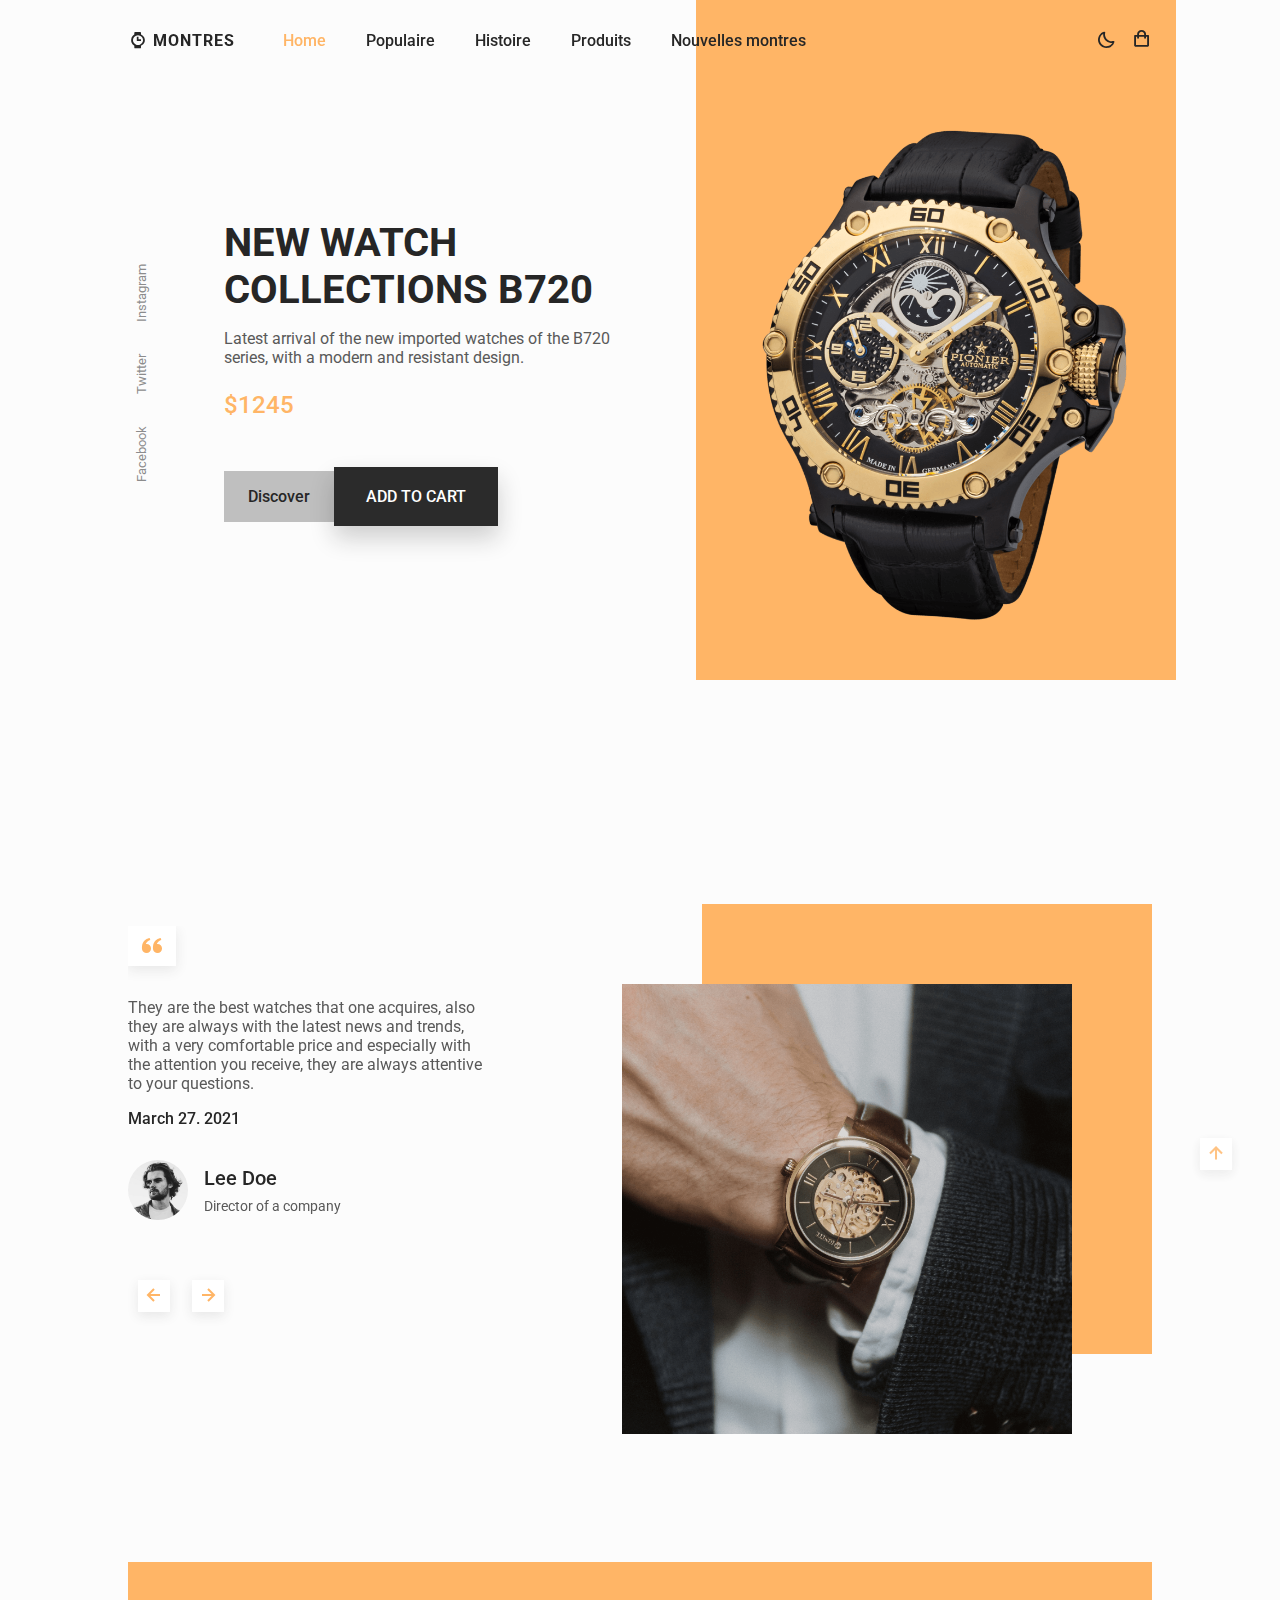
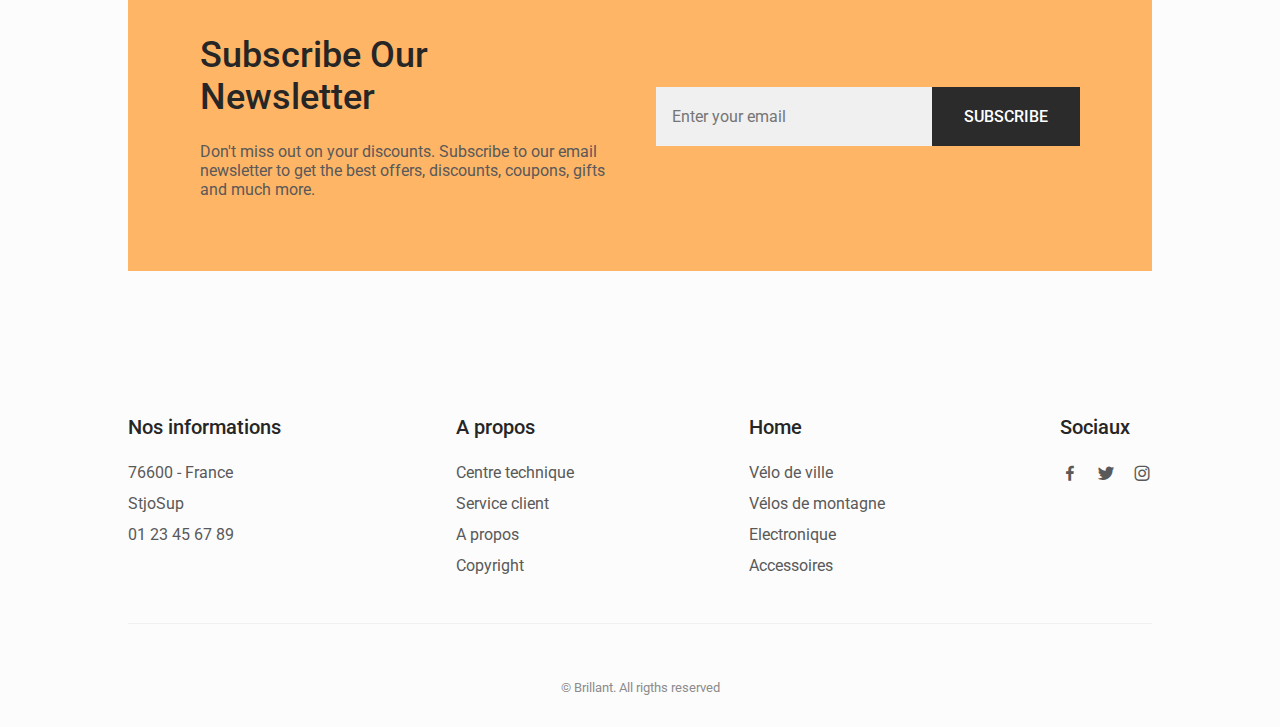
<file: index.html>
<!DOCTYPE html>
    <html lang="fr">
    <head>
        <meta charset="UTF-8">
        <meta name="viewport" content="width=device-width, initial-scale=1.0">

        <!--=============== FAVICON ===============-->
        <link rel="shortcut icon" href="assets/img/favicon.png" type="image/x-icon">

        <!--=============== BOXICONS ===============-->
        <link rel="stylesheet" href="https://cdn.jsdelivr.net/npm/boxicons@latest/css/boxicons.min.css">

        <!--=============== SWIPER CSS ===============--> 
        <link rel="stylesheet" href="assets/css/swiper-bundle.min.css">

        <!--=============== CSS ===============-->
        <link rel="stylesheet" href="assets/css/styles.css">

        <title>Montres Marchandes</title>
    </head>
    <body>
        <!--==================== HEADER ====================-->
        <header class="header" id="header">
            <nav class="nav container">
                <a href="#" class="nav__logo">
                    <i class='bx bxs-watch nav__logo-icon'></i> Montres
                </a>

                <div class="nav__menu" id="nav-menu">
                    <ul class="nav__list">
                        <li class="nav__item">
                            <a href="index.html" class="nav__link active-link">Home</a>
                        </li>
                        <li class="nav__item">
                            <a href="featured.html" class="nav__link">Populaire</a>
                        </li>
                        <li class="nav__item">
                            <a href="story.html" class="nav__link">Histoire</a>
                        </li>
                        <li class="nav__item">
                            <a href="product.html" class="nav__link">Produits</a>
                        </li>
                        <li class="nav__item">
                            <a href="new.html" class="nav__link">Nouvelles montres</a>
                        </li>
                    </ul>

                    <div class="nav__close" id="nav-close">
                        <i class='bx bx-x' ></i>
                    </div>
                </div>

                <div class="nav__btns">
                    <!-- Bouton de changement de theme -->
                    <i class='bx bx-moon change-theme' id="theme-button"></i>

                    <div class="nav__shop" id="cart-shop">
                        <i class='bx bx-shopping-bag' ></i>
                    </div>

                    <div class="nav__toggle" id="nav-toggle">
                        <i class='bx bx-grid-alt' ></i>
                    </div>
                </div>
            </nav>
        </header>

        <!--==================== CART ====================-->
        <div class="cart" id="cart">
            <i class='bx bx-x cart__close' id="cart-close"></i>

            <h2 class="cart__title-center">Mon panier</h2>

            <div class="cart__container">
                <article class="cart__card">
                    <div class="cart__box">
                        <img src="assets/img/featured1.png" alt="" class="cart__img">
                    </div>

                    <div class="cart__details">
                        <h3 class="cart__title">Jazzmaster</h3>
                        <span class="cart__price">$1050</span>

                        <div class="cart__amount">
                            <div class="cart__amount-content">
                                <span class="cart__amount-box">
                                    <i class='bx bx-minus' ></i>
                                </span>

                                <span class="cart__amount-number">1</span>

                                <span class="cart__amount-box">
                                    <i class='bx bx-plus' ></i>
                                </span>
                            </div>

                            <i class='bx bx-trash-alt cart__amount-trash' ></i>
                        </div>
                    </div>
                </article>
                
                <article class="cart__card">
                    <div class="cart__box">
                        <img src="assets/img/featured3.png" alt="" class="cart__img">
                    </div>

                    <div class="cart__details">
                        <h3 class="cart__title">Rose Gold</h3>
                        <span class="cart__price">$850</span>

                        <div class="cart__amount">
                            <div class="cart__amount-content">
                                <span class="cart__amount-box">
                                    <i class='bx bx-minus' ></i>
                                </span>

                                <span class="cart__amount-number">1</span>

                                <span class="cart__amount-box">
                                    <i class='bx bx-plus' ></i>
                                </span>
                            </div>

                            <i class='bx bx-trash-alt cart__amount-trash' ></i>
                        </div>
                    </div>
                </article>

                <article class="cart__card">
                    <div class="cart__box">
                        <img src="assets/img/new1.png" alt="" class="cart__img">
                    </div>

                    <div class="cart__details">
                        <h3 class="cart__title">Longines Rose</h3>
                        <span class="cart__price">$980</span>

                        <div class="cart__amount">
                            <div class="cart__amount-content">
                                <span class="cart__amount-box">
                                    <i class='bx bx-minus' ></i>
                                </span>

                                <span class="cart__amount-number">1</span>

                                <span class="cart__amount-box">
                                    <i class='bx bx-plus' ></i>
                                </span>
                            </div>

                            <i class='bx bx-trash-alt cart__amount-trash' ></i>
                        </div>
                    </div>
                </article>
            </div>

            <div class="cart__prices">
                <span class="cart__prices-item">3 items</span>
                <span class="cart__prices-total">$2880</span>
            </div>
        </div>

        <!--==================== MAIN ====================-->
        <main class="main">
            <!--==================== HOME ====================-->
            <section class="home" id="home">
                <div class="home__container container grid">
                    <div class="home__img-bg">
                        <img src="assets/img/home.png" alt="" class="home__img">
                    </div>
    
                    <div class="home__social">
                        <a href="https://www.facebook.com/" target="_blank" class="home__social-link">
                            Facebook
                        </a>
                        <a href="https://twitter.com/" target="_blank" class="home__social-link">
                            Twitter
                        </a>
                        <a href="https://www.instagram.com/" target="_blank" class="home__social-link">
                            Instagram
                        </a>
                    </div>
    
                    <div class="home__data">
                        <h1 class="home__title">NEW WATCH <br> COLLECTIONS B720</h1>
                        <p class="home__description">
                            Latest arrival of the new imported watches of the B720 series, 
                            with a modern and resistant design.
                        </p>
                        <span class="home__price">$1245</span>

                        <div class="home__btns">
                            <a href="#" class="button button--gray button--small">
                                Discover
                            </a>

                            <button class="button home__button">ADD TO CART</button>
                        </div>
                    </div>
                </div>
            </section>
            <!--==================== PRODUCTS ====================-->


            <!--==================== TESTIMONIAL ====================-->
            <section class="testimonial section container">
                <div class="testimonial__container grid">
                    <div class="swiper testimonial-swiper">
                        <div class="swiper-wrapper">
                            <div class="testimonial__card swiper-slide">
                                <div class="testimonial__quote">
                                    <i class='bx bxs-quote-alt-left' ></i>
                                </div>
                                <p class="testimonial__description">
                                    They are the best watches that one acquires, also they are always with the latest 
                                    news and trends, with a very comfortable price and especially with the attention 
                                    you receive, they are always attentive to your questions.
                                </p>
                                <h3 class="testimonial__date">March 27. 2021</h3>
        
                                <div class="testimonial__perfil">
                                    <img src="assets/img/testimonial1.jpg" alt="" class="testimonial__perfil-img">
        
                                    <div class="testimonial__perfil-data">
                                        <span class="testimonial__perfil-name">Lee Doe</span>
                                        <span class="testimonial__perfil-detail">Director of a company</span>
                                    </div>
                                </div>
                            </div>

                            <div class="testimonial__card swiper-slide">
                                <div class="testimonial__quote">
                                    <i class='bx bxs-quote-alt-left' ></i>
                                </div>
                                <p class="testimonial__description">
                                    They are the best watches that one acquires, also they are always with the latest 
                                    news and trends, with a very comfortable price and especially with the attention 
                                    you receive, they are always attentive to your questions.
                                </p>
                                <h3 class="testimonial__date">March 27. 2021</h3>
        
                                <div class="testimonial__perfil">
                                    <img src="assets/img/testimonial2.jpg" alt="" class="testimonial__perfil-img">
        
                                    <div class="testimonial__perfil-data">
                                        <span class="testimonial__perfil-name">Samantha Mey</span>
                                        <span class="testimonial__perfil-detail">Director of a company</span>
                                    </div>
                                </div>
                            </div>

                            <div class="testimonial__card swiper-slide">
                                <div class="testimonial__quote">
                                    <i class='bx bxs-quote-alt-left' ></i>
                                </div>
                                <p class="testimonial__description">
                                    They are the best watches that one acquires, also they are always with the latest 
                                    news and trends, with a very comfortable price and especially with the attention 
                                    you receive, they are always attentive to your questions.
                                </p>
                                <h3 class="testimonial__date">March 27. 2021</h3>
        
                                <div class="testimonial__perfil">
                                    <img src="assets/img/testimonial3.jpg" alt="" class="testimonial__perfil-img">
        
                                    <div class="testimonial__perfil-data">
                                        <span class="testimonial__perfil-name">Raul Zaman</span>
                                        <span class="testimonial__perfil-detail">Director of a company</span>
                                    </div>
                                </div>
                            </div>
                        </div>
                        
                        <div class="swiper-button-next">
                            <i class='bx bx-right-arrow-alt' ></i>
                        </div>
                        <div class="swiper-button-prev">
                            <i class='bx bx-left-arrow-alt' ></i>
                        </div>
                    </div>

                    <div class="testimonial__images">
                        <div class="testimonial__square"></div>
                        <img src="assets/img/testimonial.png" alt="" class="testimonial__img">
                    </div>
                </div>
            </section>



            <!--==================== NEWSLETTER ====================-->
            <section class="newsletter section container">
                <div class="newsletter__bg grid">
                    <div>
                        <h2 class="newsletter__title">Subscribe Our <br> Newsletter</h2>
                        <p class="newsletter__description">
                            Don't miss out on your discounts. Subscribe to our email 
                            newsletter to get the best offers, discounts, coupons, 
                            gifts and much more.
                        </p>
                    </div>

                    <form action="" class="newsletter__subscribe">
                        <input type="email" placeholder="Enter your email" class="newsletter__input">
                        <button class="button">
                            SUBSCRIBE
                        </button>
                    </form>
                </div>
            </section>
        </main>

        <!--==================== FOOTER ====================-->
        <footer class="footer section">
            <div class="footer__container container grid">
                <div class="footer__content">
                    <h3 class="footer__title">Nos informations</h3>

                    <ul class="footer__list">
                        <li>76600 - France</li>
                        <li>StjoSup</li>
                        <li>01 23 45 67 89</li>
                    </ul>
                </div>
                <div class="footer__content">
                    <h3 class="footer__title">A propos</h3>

                    <ul class="footer__links">
                        <li>
                            <a href="#" class="footer__link">Centre technique</a>
                        </li>
                        <li>
                            <a href="#" class="footer__link">Service client</a>
                        </li>
                        <li>
                            <a href="#" class="footer__link">A propos</a>
                        </li>
                        <li>
                            <a href="#" class="footer__link">Copyright</a>
                        </li>
                    </ul>
                </div>

                <div class="footer__content">
                    <h3 class="footer__title">Home</h3>

                    <ul class="footer__links">
                        <li>
                            <a href="#" class="footer__link">Vélo de ville</a>
                        </li>
                        <li>
                            <a href="#" class="footer__link">Vélos de montagne</a>
                        </li>
                        <li>
                            <a href="#" class="footer__link">Electronique</a>
                        </li>
                        <li>
                            <a href="#" class="footer__link">Accessoires</a>
                        </li>
                    </ul>
                </div>

                <div class="footer__content">
                    <h3 class="footer__title">Sociaux</h3>

                    <ul class="footer__social">
                        <a href="https://www.facebook.com/" target="_blank" class="footer__social-link">
                            <i class='bx bxl-facebook'></i>
                        </a>

                        <a href="https://twitter.com/" target="_blank" class="footer__social-link">
                            <i class='bx bxl-twitter' ></i>
                        </a>

                        <a href="https://www.instagram.com/" target="_blank" class="footer__social-link">
                            <i class='bx bxl-instagram' ></i>
                        </a>
                    </ul>
                </div>
            </div>

            <span class="footer__copy">&#169; Brillant. All rigths reserved</span>
        </footer>

        <!--=============== SCROLL UP ===============-->
        <a href="#" class="scrollup" id="scroll-up"> 
            <i class='bx bx-up-arrow-alt scrollup__icon' ></i>
        </a>

        <!--=============== SWIPER JS ===============-->
        <script src="assets/js/swiper-bundle.min.js"></script>

        <!--=============== MAIN JS ===============-->
        <script src="assets/js/main.js"></script>
    </body>
</html>
</file>
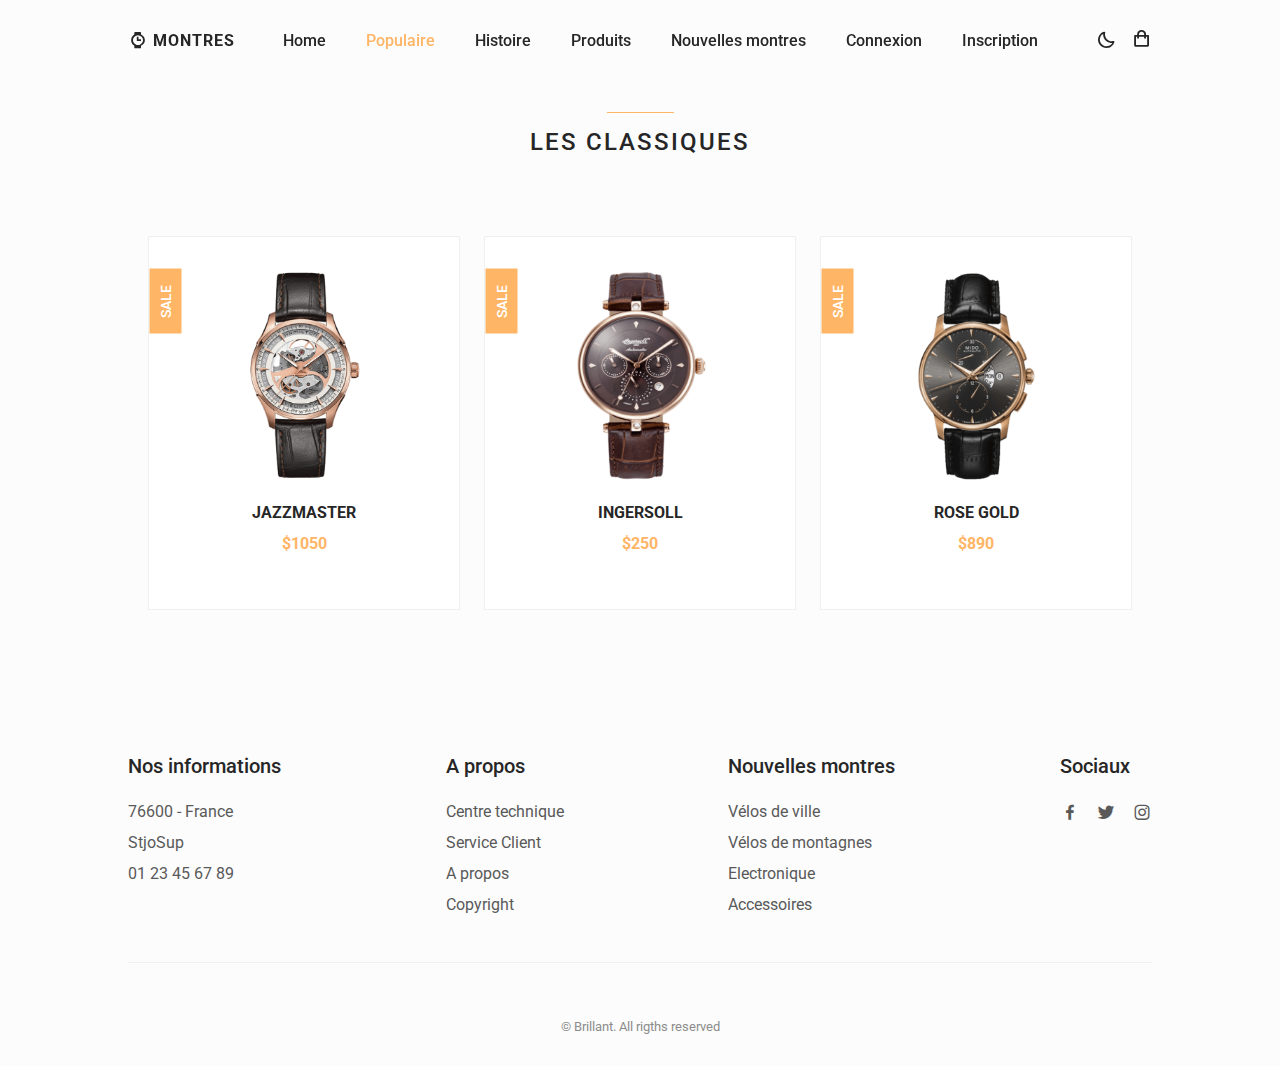
<file: featured.html>
<!DOCTYPE html>
<html lang="fr">
<head>
    <meta charset="UTF-8">
    <meta name="viewport" content="width=device-width, initial-scale=1.0">

    <!--=============== FAVICON ===============-->
    <link rel="shortcut icon" href="assets/img/favicon.png" type="image/x-icon">

    <!--=============== BOXICONS ===============-->
    <link rel="stylesheet" href="https://cdn.jsdelivr.net/npm/boxicons@latest/css/boxicons.min.css">

    <!--=============== SWIPER CSS ===============-->
    <link rel="stylesheet" href="assets/css/swiper-bundle.min.css">

    <!--=============== CSS ===============-->
    <link rel="stylesheet" href="assets/css/styles.css">

    <title>Montres Marchandes</title>
</head>
<body>
<header class="header" id="header">
    <nav class="nav container">
        <a href="#" class="nav__logo">
            <i class='bx bxs-watch nav__logo-icon'></i> Montres
        </a>

        <div class="nav__menu" id="nav-menu">
            <ul class="nav__list">
                <li class="nav__item">
                    <a href="index.php" class="nav__link">Home</a>
                </li>
                <li class="nav__item">
                    <a href="featured.html" class="nav__link active-link">Populaire</a>
                </li>
                <li class="nav__item">
                    <a href="story.html" class="nav__link">Histoire</a>
                </li>
                <li class="nav__item">
                    <a href="product.html" class="nav__link">Produits</a>
                </li>
                <li class="nav__item">
                    <a href="new.html" class="nav__link">Nouvelles montres</a>
                </li>
                <li class="nav__item">
                    <a href="connexion.php" class="nav__link">Connexion</a>
                </li>
                <li class="nav__item">
                    <a href="inscription.php" class="nav__link">Inscription</a>
                </li>
            </ul>

            <div class="nav__close" id="nav-close">
                <i class='bx bx-x' ></i>
            </div>
        </div>

        <div class="nav__btns">
            <!-- Theme change button -->
            <i class='bx bx-moon change-theme' id="theme-button"></i>

            <div class="nav__shop" id="cart-shop">
                <i class='bx bx-shopping-bag' ></i>
            </div>

            <div class="nav__toggle" id="nav-toggle">
                <i class='bx bx-grid-alt' ></i>
            </div>
        </div>
    </nav>
</header>
<section class="featured section container" id="featured">
    <h2 class="section__title">
        Les classiques
    </h2>

    <div class="featured__container grid">
        <article class="featured__card">
            <span class="featured__tag">Sale</span>

            <img src="assets/img/featured1.png" alt="" class="featured__img">

            <div class="featured__data">
                <h3 class="featured__title">Jazzmaster</h3>
                <span class="featured__price">$1050</span>
            </div>

            <button class="button featured__button">ADD TO CART</button>
        </article>

        <article class="featured__card">
            <span class="featured__tag">Sale</span>

            <img src="assets/img/featured2.png" alt="" class="featured__img">

            <div class="featured__data">
                <h3 class="featured__title">Ingersoll</h3>
                <span class="featured__price">$250</span>
            </div>

            <button class="button featured__button">ADD TO CART</button>
        </article>

        <article class="featured__card">
            <span class="featured__tag">Sale</span>

            <img src="assets/img/featured3.png" alt="" class="featured__img">

            <div class="featured__data">
                <h3 class="featured__title">Rose gold</h3>
                <span class="featured__price">$890</span>
            </div>

            <button class="button featured__button">ADD TO CART</button>
        </article>
    </div>
</section>
<footer class="footer section">
    <div class="footer__container container grid">
        <div class="footer__content">
            <h3 class="footer__title">Nos informations</h3>

            <ul class="footer__list">
                <li>76600 - France</li>
                <li>StjoSup</li>
                <li>01 23 45 67 89</li>
            </ul>
        </div>
        <div class="footer__content">
            <h3 class="footer__title">A propos</h3>

            <ul class="footer__links">
                <li>
                    <a href="#" class="footer__link">Centre technique</a>
                </li>
                <li>
                    <a href="#" class="footer__link">Service Client</a>
                </li>
                <li>
                    <a href="#" class="footer__link">A propos</a>
                </li>
                <li>
                    <a href="#" class="footer__link">Copyright</a>
                </li>
            </ul>
        </div>

        <div class="footer__content">
            <h3 class="footer__title">Nouvelles montres</h3>

            <ul class="footer__links">
                <li>
                    <a href="#" class="footer__link">Vélos de ville</a>
                </li>
                <li>
                    <a href="#" class="footer__link">Vélos de montagnes</a>
                </li>
                <li>
                    <a href="#" class="footer__link">Electronique</a>
                </li>
                <li>
                    <a href="#" class="footer__link">Accessoires</a>
                </li>
            </ul>
        </div>

        <div class="footer__content">
            <h3 class="footer__title">Sociaux</h3>

            <ul class="footer__social">
                <a href="https://www.facebook.com/" target="_blank" class="footer__social-link">
                    <i class='bx bxl-facebook'></i>
                </a>

                <a href="https://twitter.com/" target="_blank" class="footer__social-link">
                    <i class='bx bxl-twitter' ></i>
                </a>

                <a href="https://www.instagram.com/" target="_blank" class="footer__social-link">
                    <i class='bx bxl-instagram' ></i>
                </a>
            </ul>
        </div>
    </div>

    <span class="footer__copy">&#169; Brillant. All rigths reserved</span>
</footer>

<!--=============== SCROLL UP ===============-->
<a href="#" class="scrollup" id="scroll-up">
    <i class='bx bx-up-arrow-alt scrollup__icon' ></i>
</a>

<!--=============== SWIPER JS ===============-->
<script src="assets/js/swiper-bundle.min.js"></script>

<!--=============== MAIN JS ===============-->
<script src="assets/js/main.js"></script>
</body>
</html>
</file>
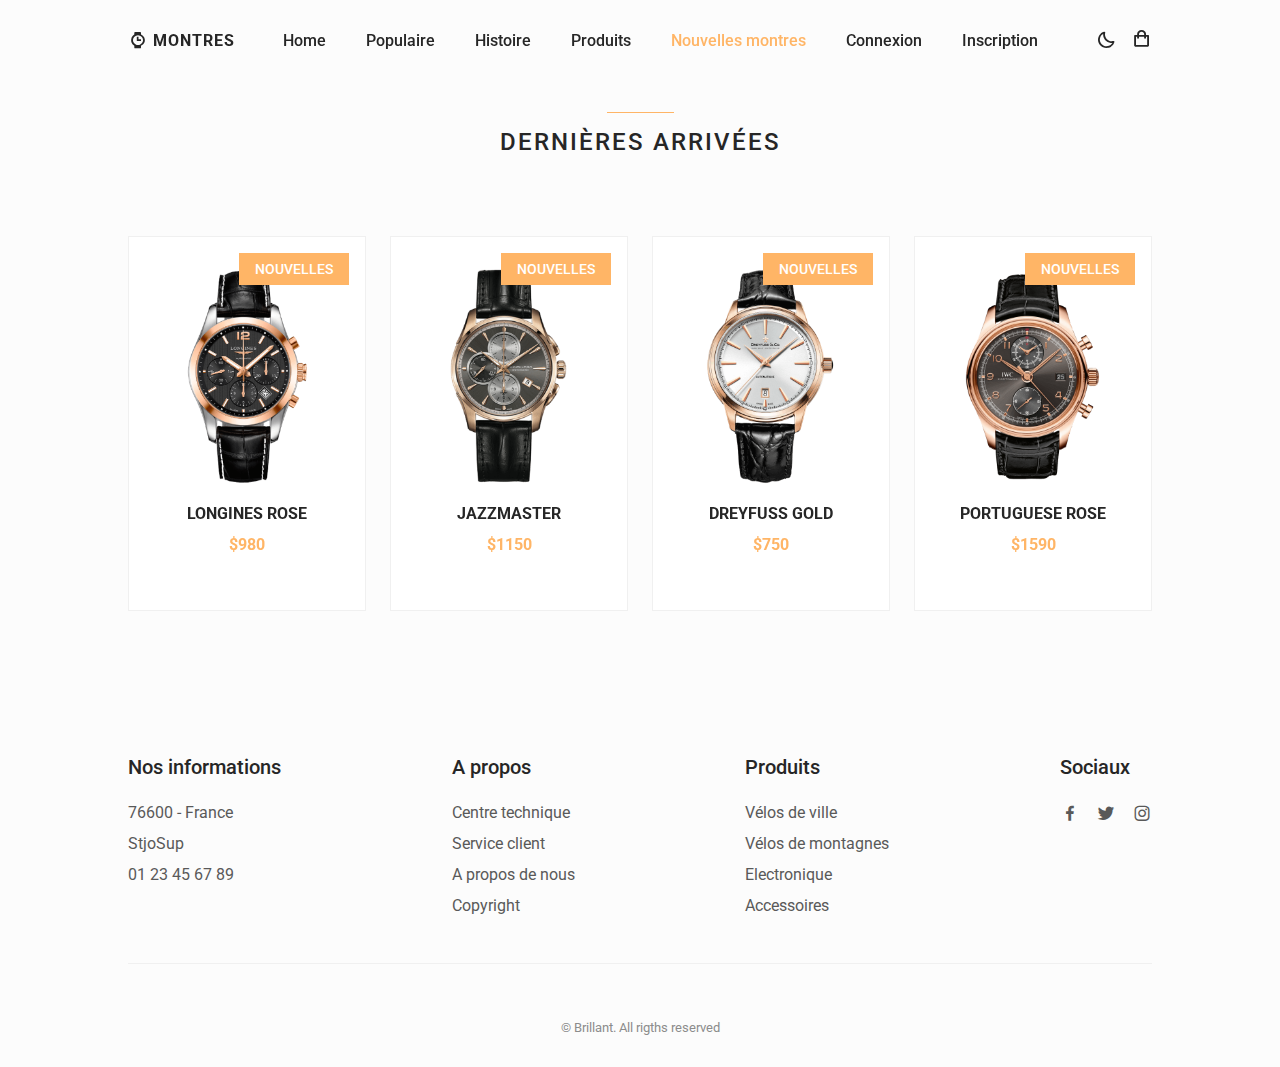
<file: new.html>
<!DOCTYPE html>
<html lang="fr">
<head>
  <meta charset="UTF-8">
  <meta name="viewport" content="width=device-width, initial-scale=1.0">

  <!--=============== FAVICON ===============-->
  <link rel="shortcut icon" href="assets/img/favicon.png" type="image/x-icon">

  <!--=============== BOXICONS ===============-->
  <link rel="stylesheet" href="https://cdn.jsdelivr.net/npm/boxicons@latest/css/boxicons.min.css">

  <!--=============== SWIPER CSS ===============-->
  <link rel="stylesheet" href="assets/css/swiper-bundle.min.css">

  <!--=============== CSS ===============-->
  <link rel="stylesheet" href="assets/css/styles.css">

  <title>Montres Marchandes</title>
</head>
<body>
<!--==================== HEADER ====================-->
<header class="header" id="header">
  <nav class="nav container">
    <a href="#" class="nav__logo">
      <i class='bx bxs-watch nav__logo-icon'></i> Montres
    </a>

    <div class="nav__menu" id="nav-menu">
      <ul class="nav__list">
        <li class="nav__item">
          <a href="index.php" class="nav__link">Home</a>
        </li>
        <li class="nav__item">
          <a href="featured.html" class="nav__link">Populaire</a>
        </li>
        <li class="nav__item">
          <a href="story.html" class="nav__link">Histoire</a>
        </li>
        <li class="nav__item">
          <a href="product.html" class="nav__link">Produits</a>
        </li>
        <li class="nav__item">
          <a href="new.html" class="nav__link active-link">Nouvelles montres</a>
        </li>
        <li class="nav__item">
          <a href="connexion.php" class="nav__link">Connexion</a>
        </li>
        <li class="nav__item">
          <a href="inscription.php" class="nav__link">Inscription</a>
        </li>
      </ul>

      <div class="nav__close" id="nav-close">
        <i class='bx bx-x' ></i>
      </div>
    </div>

    <div class="nav__btns">
      <!-- Bouton de changement de theme -->
      <i class='bx bx-moon change-theme' id="theme-button"></i>

      <div class="nav__shop" id="cart-shop">
        <i class='bx bx-shopping-bag' ></i>
      </div>

      <div class="nav__toggle" id="nav-toggle">
        <i class='bx bx-grid-alt' ></i>
      </div>
    </div>
  </nav>
</header>

<!--==================== NEW ====================-->
<section class="new section container" id="new">
  <h2 class="section__title">
    Dernières arrivées
  </h2>

  <div class="new__container">
    <div class="swiper new-swiper">
      <div class="swiper-wrapper">
        <article class="new__card swiper-slide">
          <span class="new__tag">Nouvelles</span>

          <img src="assets/img/new1.png" alt="" class="new__img">

          <div class="new__data">
            <h3 class="new__title">Longines rose</h3>
            <span class="new__price">$980</span>
          </div>

          <button class="button new__button">ADD TO CART</button>
        </article>

        <article class="new__card swiper-slide">
          <span class="new__tag">Nouvelles</span>

          <img src="assets/img/new2.png" alt="" class="new__img">

          <div class="new__data">
            <h3 class="new__title">Jazzmaster</h3>
            <span class="new__price">$1150</span>
          </div>

          <button class="button new__button">AJOUTER AU PANIER</button>
        </article>

        <article class="new__card swiper-slide">
          <span class="new__tag">Nouvelles</span>

          <img src="assets/img/new3.png" alt="" class="new__img">

          <div class="new__data">
            <h3 class="new__title">Dreyfuss gold</h3>
            <span class="new__price">$750</span>
          </div>

          <button class="button new__button">AJOUTER AU PANIER</button>
        </article>

        <article class="new__card swiper-slide">
          <span class="new__tag">Nouvelles</span>

          <img src="assets/img/new4.png" alt="" class="new__img">

          <div class="new__data">
            <h3 class="new__title">Portuguese rose</h3>
            <span class="new__price">$1590</span>
          </div>

          <button class="button new__button">ADD TO CART</button>
        </article>
      </div>
    </div>
  </div>
</section>
<footer class="footer section">
  <div class="footer__container container grid">
    <div class="footer__content">
      <h3 class="footer__title">Nos informations</h3>

      <ul class="footer__list">
        <li>76600 - France</li>
        <li>StjoSup</li>
        <li>01 23 45 67 89</li>
      </ul>
    </div>
    <div class="footer__content">
      <h3 class="footer__title">A propos</h3>

      <ul class="footer__links">
        <li>
          <a href="#" class="footer__link">Centre technique</a>
        </li>
        <li>
          <a href="#" class="footer__link">Service client</a>
        </li>
        <li>
          <a href="#" class="footer__link">A propos de nous</a>
        </li>
        <li>
          <a href="#" class="footer__link">Copyright</a>
        </li>
      </ul>
    </div>

    <div class="footer__content">
      <h3 class="footer__title">Produits</h3>

      <ul class="footer__links">
        <li>
          <a href="#" class="footer__link">Vélos de ville</a>
        </li>
        <li>
          <a href="#" class="footer__link">Vélos de montagnes</a>
        </li>
        <li>
          <a href="#" class="footer__link">Electronique</a>
        </li>
        <li>
          <a href="#" class="footer__link">Accessoires</a>
        </li>
      </ul>
    </div>

    <div class="footer__content">
      <h3 class="footer__title">Sociaux</h3>

      <ul class="footer__social">
        <a href="https://www.facebook.com/" target="_blank" class="footer__social-link">
          <i class='bx bxl-facebook'></i>
        </a>

        <a href="https://twitter.com/" target="_blank" class="footer__social-link">
          <i class='bx bxl-twitter' ></i>
        </a>

        <a href="https://www.instagram.com/" target="_blank" class="footer__social-link">
          <i class='bx bxl-instagram' ></i>
        </a>
      </ul>
    </div>
  </div>

  <span class="footer__copy">&#169; Brillant. All rigths reserved</span>
</footer>

<!--=============== SCROLL UP ===============-->
<a href="#" class="scrollup" id="scroll-up">
  <i class='bx bx-up-arrow-alt scrollup__icon' ></i>
</a>

<!--=============== SWIPER JS ===============-->
<script src="assets/js/swiper-bundle.min.js"></script>

<!--=============== MAIN JS ===============-->
<script src="assets/js/main.js"></script>
</body>
</html>
</file>
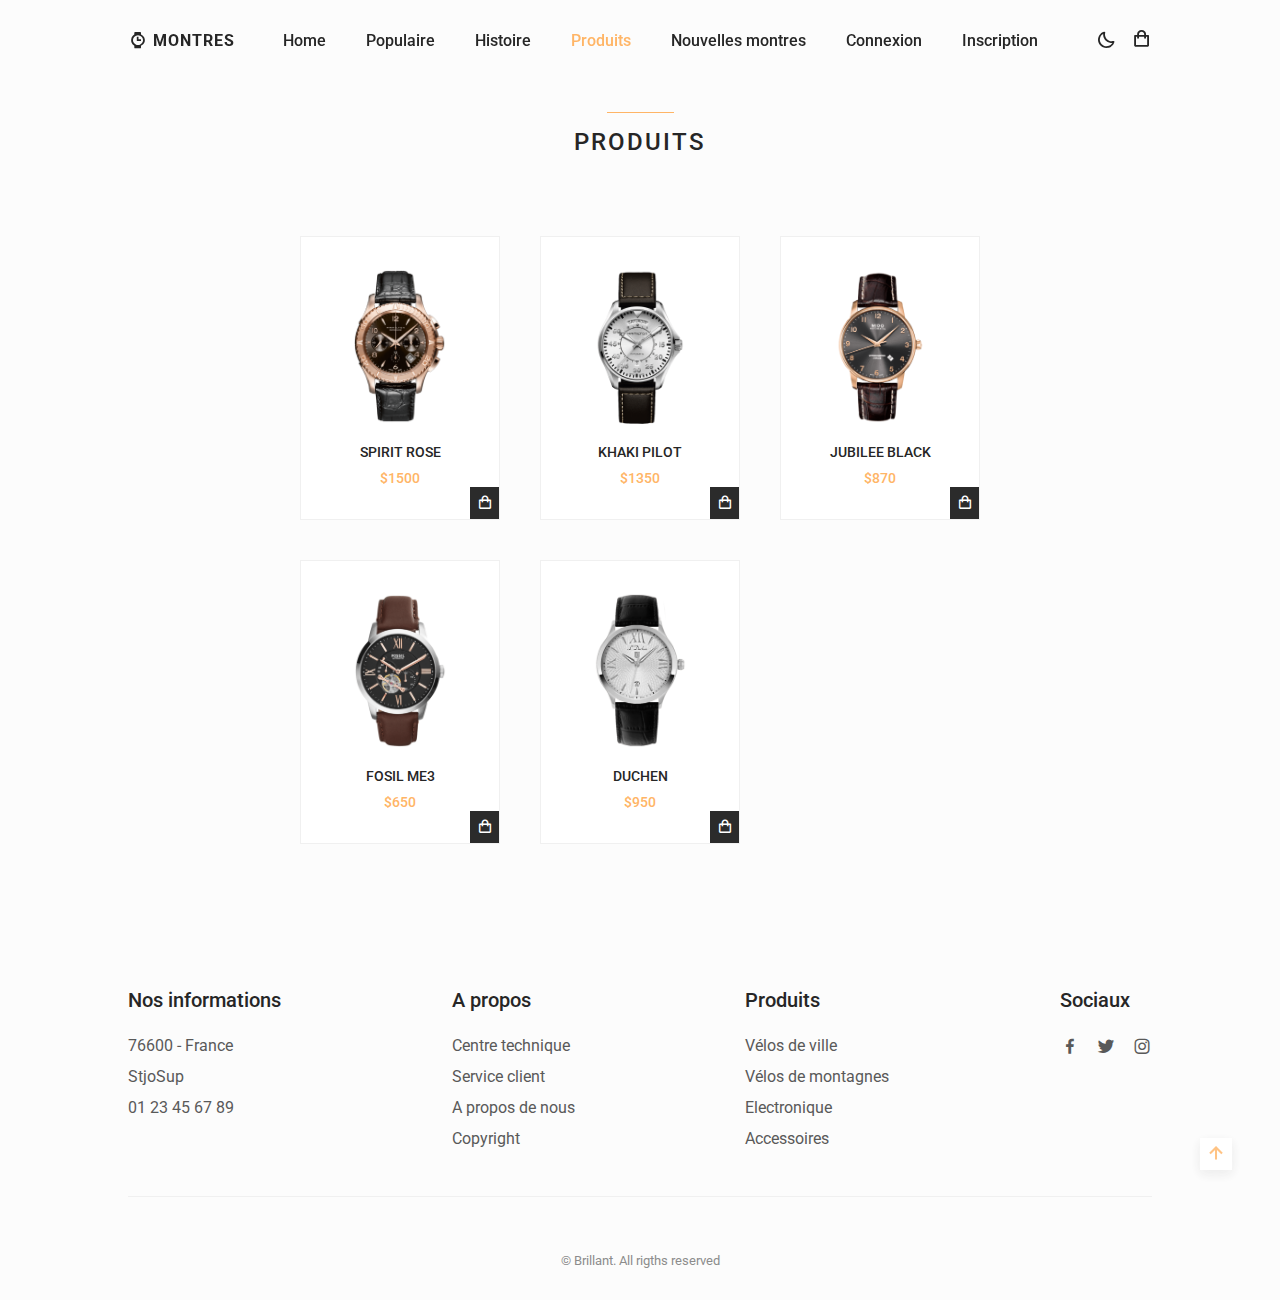
<file: product.html>
<!DOCTYPE html>
<html lang="fr">
<head>
    <meta charset="UTF-8">
    <meta name="viewport" content="width=device-width, initial-scale=1.0">

    <!--=============== FAVICON ===============-->
    <link rel="shortcut icon" href="assets/img/favicon.png" type="image/x-icon">

    <!--=============== BOXICONS ===============-->
    <link rel="stylesheet" href="https://cdn.jsdelivr.net/npm/boxicons@latest/css/boxicons.min.css">

    <!--=============== SWIPER CSS ===============-->
    <link rel="stylesheet" href="assets/css/swiper-bundle.min.css">

    <!--=============== CSS ===============-->
    <link rel="stylesheet" href="assets/css/styles.css">

    <title>Produits</title>
</head>
<body>
<header class="header" id="header">
    <nav class="nav container">
        <a href="#" class="nav__logo">
            <i class='bx bxs-watch nav__logo-icon'></i> Montres
        </a>

        <div class="nav__menu" id="nav-menu">
            <ul class="nav__list">
                <li class="nav__item">
                    <a href="index.php" class="nav__link">Home</a>
                </li>
                <li class="nav__item">
                    <a href="featured.html" class="nav__link">Populaire</a>
                </li>
                <li class="nav__item">
                    <a href="story.html" class="nav__link">Histoire</a>
                </li>
                <li class="nav__item">
                    <a href="product.html" class="nav__link active-link">Produits</a>
                </li>
                <li class="nav__item">
                    <a href="new.html" class="nav__link">Nouvelles montres</a>
                </li>
                <li class="nav__item">
                    <a href="connexion.php" class="nav__link">Connexion</a>
                </li>
                <li class="nav__item">
                    <a href="inscription.php" class="nav__link">Inscription</a>
                </li>
            </ul>

            <div class="nav__close" id="nav-close">
                <i class='bx bx-x' ></i>
            </div>
        </div>

        <div class="nav__btns">
            <!-- Theme change button -->
            <i class='bx bx-moon change-theme' id="theme-button"></i>

            <div class="nav__shop" id="cart-shop">
                <i class='bx bx-shopping-bag' ></i>
            </div>

            <div class="nav__toggle" id="nav-toggle">
                <i class='bx bx-grid-alt' ></i>
            </div>
        </div>
    </nav>
</header>
<section class="products section container" id="products">
    <h2 class="section__title">
        Produits
    </h2>

    <div class="products__container grid">
        <article class="products__card">
            <img src="assets/img/product1.png" alt="" class="products__img">

            <h3 class="products__title">Spirit rose</h3>
            <span class="products__price">$1500</span>

            <button class="products__button">
                <i class='bx bx-shopping-bag'></i>
            </button>
        </article>

        <article class="products__card">
            <img src="assets/img/product2.png" alt="" class="products__img">

            <h3 class="products__title">Khaki pilot</h3>
            <span class="products__price">$1350</span>

            <button class="products__button">
                <i class='bx bx-shopping-bag'></i>
            </button>
        </article>

        <article class="products__card">
            <img src="assets/img/product3.png" alt="" class="products__img">

            <h3 class="products__title">Jubilee black</h3>
            <span class="products__price">$870</span>

            <button class="products__button">
                <i class='bx bx-shopping-bag'></i>
            </button>
        </article>

        <article class="products__card">
            <img src="assets/img/product4.png" alt="" class="products__img">

            <h3 class="products__title">Fosil me3</h3>
            <span class="products__price">$650</span>

            <button class="products__button">
                <i class='bx bx-shopping-bag'></i>
            </button>
        </article>

        <article class="products__card">
            <img src="assets/img/product5.png" alt="" class="products__img">

            <h3 class="products__title">Duchen</h3>
            <span class="products__price">$950</span>

            <button class="products__button">
                <i class='bx bx-shopping-bag'></i>
            </button>
        </article>
    </div>
</section>
<footer class="footer section">
    <div class="footer__container container grid">
        <div class="footer__content">
            <h3 class="footer__title">Nos informations</h3>

            <ul class="footer__list">
                <li>76600 - France</li>
                <li>StjoSup</li>
                <li>01 23 45 67 89</li>
            </ul>
        </div>
        <div class="footer__content">
            <h3 class="footer__title">A propos</h3>

            <ul class="footer__links">
                <li>
                    <a href="#" class="footer__link">Centre technique</a>
                </li>
                <li>
                    <a href="#" class="footer__link">Service client</a>
                </li>
                <li>
                    <a href="#" class="footer__link">A propos de nous</a>
                </li>
                <li>
                    <a href="#" class="footer__link">Copyright</a>
                </li>
            </ul>
        </div>

        <div class="footer__content">
            <h3 class="footer__title">Produits</h3>

            <ul class="footer__links">
                <li>
                    <a href="#" class="footer__link">Vélos de ville</a>
                </li>
                <li>
                    <a href="#" class="footer__link">Vélos de montagnes</a>
                </li>
                <li>
                    <a href="#" class="footer__link">Electronique</a>
                </li>
                <li>
                    <a href="#" class="footer__link">Accessoires</a>
                </li>
            </ul>
        </div>

        <div class="footer__content">
            <h3 class="footer__title">Sociaux</h3>

            <ul class="footer__social">
                <a href="https://www.facebook.com/" target="_blank" class="footer__social-link">
                    <i class='bx bxl-facebook'></i>
                </a>

                <a href="https://twitter.com/" target="_blank" class="footer__social-link">
                    <i class='bx bxl-twitter' ></i>
                </a>

                <a href="https://www.instagram.com/" target="_blank" class="footer__social-link">
                    <i class='bx bxl-instagram' ></i>
                </a>
            </ul>
        </div>
    </div>

    <span class="footer__copy">&#169; Brillant. All rigths reserved</span>
</footer>

<!--=============== SCROLL UP ===============-->
<a href="#" class="scrollup" id="scroll-up">
    <i class='bx bx-up-arrow-alt scrollup__icon' ></i>
</a>

<!--=============== SWIPER JS ===============-->
<script src="assets/js/swiper-bundle.min.js"></script>

<!--=============== MAIN JS ===============-->
<script src="assets/js/main.js"></script>
</body>
</html>
</file>
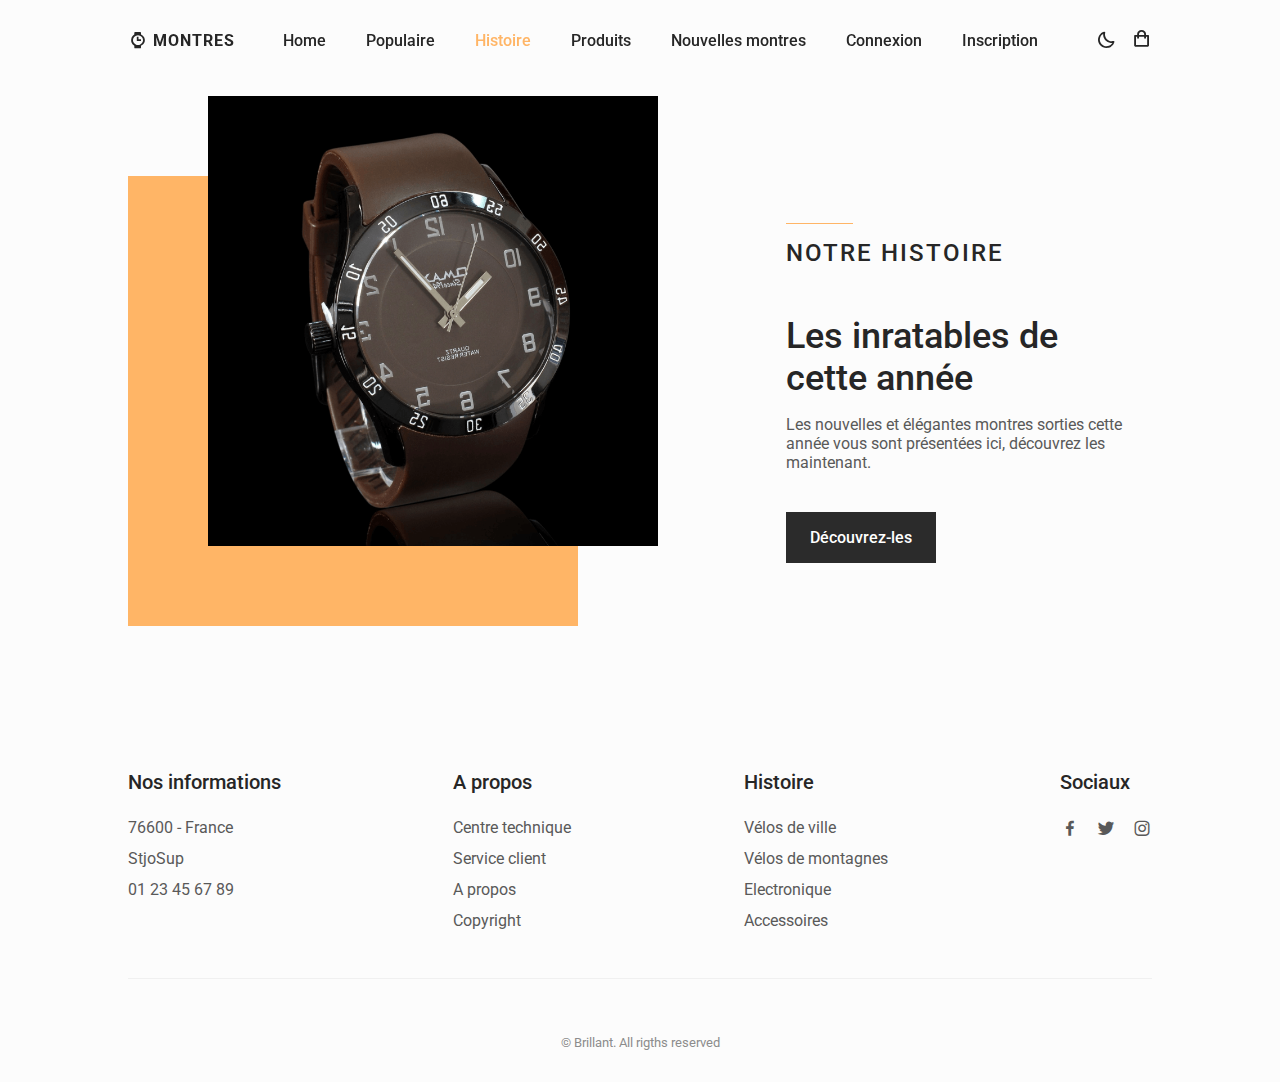
<file: story.html>
<!DOCTYPE html>
<html lang="fr">
<head>
    <meta charset="UTF-8">
    <meta name="viewport" content="width=device-width, initial-scale=1.0">

    <!--=============== FAVICON ===============-->
    <link rel="shortcut icon" href="assets/img/favicon.png" type="image/x-icon">

    <!--=============== BOXICONS ===============-->
    <link rel="stylesheet" href="https://cdn.jsdelivr.net/npm/boxicons@latest/css/boxicons.min.css">

    <!--=============== SWIPER CSS ===============-->
    <link rel="stylesheet" href="assets/css/swiper-bundle.min.css">

    <!--=============== CSS ===============-->
    <link rel="stylesheet" href="assets/css/styles.css">

    <title>Histoire</title>
</head>
<body>
<header class="header" id="header">
    <nav class="nav container">
        <a href="#" class="nav__logo">
            <i class='bx bxs-watch nav__logo-icon'></i> Montres
        </a>
        <div class="nav__menu" id="nav-menu">
            <ul class="nav__list">
                <li class="nav__item">
                    <a href="index.php" class="nav__link">Home</a>
                </li>
                <li class="nav__item">
                    <a href="featured.html" class="nav__link">Populaire</a>
                </li>
                <li class="nav__item">
                    <a href="story.html" class="nav__link active-link">Histoire</a>
                </li>
                <li class="nav__item">
                    <a href="product.html" class="nav__link">Produits</a>
                </li>
                <li class="nav__item">
                    <a href="new.html" class="nav__link">Nouvelles montres</a>
                </li>
                <li class="nav__item">
                    <a href="connexion.php" class="nav__link">Connexion</a>
                </li>
                <li class="nav__item">
                    <a href="inscription.php" class="nav__link">Inscription</a>
                </li>
            </ul>

            <div class="nav__close" id="nav-close">
                <i class='bx bx-x' ></i>
            </div>
        </div>

        <div class="nav__btns">
            <!-- Theme change button -->
            <i class='bx bx-moon change-theme' id="theme-button"></i>

            <div class="nav__shop" id="cart-shop">
                <i class='bx bx-shopping-bag' ></i>
            </div>

            <div class="nav__toggle" id="nav-toggle">
                <i class='bx bx-grid-alt' ></i>
            </div>
        </div>
    </nav>
</header>
<section class="story section container">
    <div class="story__container grid">
        <div class="story__data">
            <h2 class="section__title story__section-title">
                Notre histoire
            </h2>

            <h1 class="story__title">
                Les inratables de <br> cette année
            </h1>

            <p class="story__description">
                Les nouvelles et élégantes montres sorties cette année
                vous sont présentées ici, découvrez les maintenant.
            </p>

            <a href="new.html" class="button button--small">Découvrez-les</a>
        </div>

        <div class="story__images">
            <img src="assets/img/story.png" alt="" class="story__img">
            <div class="story__square"></div>
        </div>
    </div>
</section>
<footer class="footer section">
    <div class="footer__container container grid">
        <div class="footer__content">
            <h3 class="footer__title">Nos informations</h3>

            <ul class="footer__list">
                <li>76600 - France</li>
                <li>StjoSup</li>
                <li>01 23 45 67 89</li>
            </ul>
        </div>
        <div class="footer__content">
            <h3 class="footer__title">A propos</h3>

            <ul class="footer__links">
                <li>
                    <a href="#" class="footer__link">Centre technique</a>
                </li>
                <li>
                    <a href="#" class="footer__link">Service client</a>
                </li>
                <li>
                    <a href="#" class="footer__link">A propos</a>
                </li>
                <li>
                    <a href="#" class="footer__link">Copyright</a>
                </li>
            </ul>
        </div>

        <div class="footer__content">
            <h3 class="footer__title">Histoire</h3>

            <ul class="footer__links">
                <li>
                    <a href="#" class="footer__link">Vélos de ville</a>
                </li>
                <li>
                    <a href="#" class="footer__link">Vélos de montagnes</a>
                </li>
                <li>
                    <a href="#" class="footer__link">Electronique</a>
                </li>
                <li>
                    <a href="#" class="footer__link">Accessoires</a>
                </li>
            </ul>
        </div>

        <div class="footer__content">
            <h3 class="footer__title">Sociaux</h3>

            <ul class="footer__social">
                <a href="https://www.facebook.com/" target="_blank" class="footer__social-link">
                    <i class='bx bxl-facebook'></i>
                </a>

                <a href="https://twitter.com/" target="_blank" class="footer__social-link">
                    <i class='bx bxl-twitter' ></i>
                </a>

                <a href="https://www.instagram.com/" target="_blank" class="footer__social-link">
                    <i class='bx bxl-instagram' ></i>
                </a>
            </ul>
        </div>
    </div>
    <span class="footer__copy">&#169; Brillant. All rigths reserved</span>
</footer>

<!--=============== SCROLL UP ===============-->
<a href="#" class="scrollup" id="scroll-up">
    <i class='bx bx-up-arrow-alt scrollup__icon' ></i>
</a>

<!--=============== SWIPER JS ===============-->
<script src="assets/js/swiper-bundle.min.js"></script>

<!--=============== MAIN JS ===============-->
<script src="assets/js/main.js"></script>
</body>
</html>
</file>
<file: assets/css/styles.css>
/*=============== GOOGLE FONTS ===============*/
@import url("https://fonts.googleapis.com/css2?family=Roboto:wght@400;500;700&display=swap");

/*=============== VARIABLES CSS ===============*/
:root {
  --header-height: 3.5rem;

  /*========== Colors ==========*/
  --first-color: hsl(31, 100%, 70%);
  --button-color: hsl(0, 0%, 17%);
  --button-color-alt: hsl(0, 0%, 21%);
  --title-color: hsl(0, 0%, 15%);
  --text-color: hsl(0, 0%, 35%);
  --text-color-light: hsl(0, 0%, 55%);
  --body-color: hsl(0, 0%, 99%);
  --container-color: #fff;
  --border-color: hsl(0, 0%, 94%);

  /*========== Font and typography ==========*/
  --body-font: 'Roboto', sans-serif;
  --biggest-font-size: 2rem;
  --h1-font-size: 1.5rem;
  --h2-font-size: 1.25rem;
  --h3-font-size: 1rem;
  --normal-font-size: .938rem;
  --small-font-size: .813rem;
  --smaller-font-size: .75rem;

  /*========== Font weight ==========*/
  --font-medium: 500;
  --font-bold: 700;

  /*========== Margenes Bottom ==========*/
  --mb-0-5: .5rem;
  --mb-0-75: .75rem;
  --mb-1: 1rem;
  --mb-1-5: 1.5rem;
  --mb-2: 2rem;
  --mb-2-5: 2.5rem;
  --mb-3: 3rem;

  /*========== z index ==========*/
  --z-tooltip: 10;
  --z-fixed: 100;
}

@media screen and (min-width: 968px) {
  :root {
    --biggest-font-size: 2.5rem;
    --h1-font-size: 2.25rem;
    --h2-font-size: 1.5rem;
    --h3-font-size: 1.25rem;
    --normal-font-size: 1rem;
    --small-font-size: .875rem;
    --smaller-font-size: .813rem;
  }
}

/*=============== BASE ===============*/
* {
  box-sizing: border-box;
  padding: 0;
  margin: 0;
}

html {
  scroll-behavior: smooth;
}

body,
button,
input {
  font-family: var(--body-font);
  font-size: var(--normal-font-size);
}

body {
  margin: 0;
  background-color: var(--body-color);
  color: var(--text-color);
  /*For animation dark mode*/
  transition: .4s;
}

h1, h2, h3, h4 {
  color: var(--title-color);
  font-weight: var(--font-medium);
}

ul {
  list-style: none;
}

a {
  text-decoration: none;
}

img {
  max-width: 100%;
  height: auto;
}

button {
  cursor: pointer;
  border: none;
  outline: none;
}

/*=============== THEME ===============*/
/*========== Variables Dark theme ==========*/
body.dark-theme {
  --first-color: hsl(31, 76%, 74%);
  --button-color: hsl(0, 0%, 24%);
  --button-color-alt: hsl(0, 0%, 28%);
  --title-color: hsl(0, 0%, 95%);
  --text-color: hsl(0, 0%, 75%);
  --body-color: hsl(0, 0%, 12%);
  --container-color: hsl(0, 0%, 16%);
  --border-color: hsl(0, 0%, 20%);
}

/*========== Button Dark/Light ==========*/
.change-theme {
  color: var(--title-color);
  font-size: 1.25rem;
  cursor: pointer;
}

/*========== 
    Color changes in some parts of 
    the website, in dark theme 
==========*/
.dark-theme .change-theme,
.dark-theme .nav__toggle,
.dark-theme .nav__shop,
.dark-theme .button--gray {
  color: hsl(0, 0%, 15%);
}

.dark-theme .scroll-header {
  box-shadow: 0 1px 4px hsla(0, 0%, 4%, .3);
}

.scroll-header .change-theme,
.scroll-header .nav__toggle,
.scroll-header .nav__shop {
  color: var(--title-color);
}

.dark-theme::-webkit-scrollbar {
  background: hsl(0, 0%, 30%);
}

/*=============== REUSABLE CSS CLASSES ===============*/
.container {
  max-width: 1024px;
  margin-left: var(--mb-1-5);
  margin-right: var(--mb-1-5);
}
.a_panier{
  color: black;
  text-decoration: none !important;
}
.grid {
  display: grid;
}

.main {
  overflow: hidden;
}

.section {
  padding: 6.5rem 0 1rem;
}

.section__title {
  position: relative;
  font-size: var(--h3-font-size);
  margin-bottom: var(--mb-3);
  text-transform: uppercase;
  letter-spacing: 2px;
  text-align: center;
}

.section__title::before {
  content: '';
  position: absolute;
  top: -1rem;
  left: 0;
  right: 0;
  margin: 0 auto;
  width: 67px;
  height: 1px;
  background-color: var(--first-color);
}

/*=============== HEADER & NAV ===============*/
.header {
  width: 100%;
  background: transparent;
  position: fixed;
  top: 0;
  left: 0;
  z-index: var(--z-fixed);
  /*For animation dark mode*/
  transition: .4s;
}

.nav {
  height: var(--header-height);
  display: flex;
  justify-content: space-between;
  align-items: center;
}

.nav__logo,
.nav__toggle,
.nav__shop,
.nav__close {
  color: var(--title-color);
}

.nav__logo {
  text-transform: uppercase;
  font-weight: var(--font-bold);
  letter-spacing: 1px;
  display: inline-flex;
  align-items: center;
  column-gap: .25rem;
}

.nav__logo-icon {
  font-size: 1.25rem;
}

.nav__btns {
  display: flex;
  align-items: center;
  column-gap: 1rem;
}

.nav__toggle,
.nav__shop {
  font-size: 1.25rem;
  cursor: pointer;
}

@media screen and (max-width: 767px) {
  .nav__menu {
    position: fixed;
    background-color: var(--body-color);
    top: 0;
    right: -100%;
    width: 100%;
    height: 100%;
    padding: 6rem 2rem 3.5rem;
    transition: .3s;
  }
}

.nav__list {
  display: flex;
  flex-direction: column;
  align-items: center;
  row-gap: 2rem;
}

.nav__link {
  color: var(--title-color);
  font-weight: var(--font-medium);
  text-transform: uppercase;
  font-size: var(--h2-font-size);
  transition: .3s;
}

.nav__link:hover {
  color: var(--first-color);
}

.nav__close {
  font-size: 2rem;
  position: absolute;
  top: .9rem;
  right: 1.25rem;
  cursor: pointer;
}

/* Show menu */
.show-menu {
  right: 0;
}

/* Change background header */
.scroll-header {
  background-color: var(--body-color);
  box-shadow: 0 1px 4px hsla(0, 4%, 15%, .10);
}

/* Active link */
.active-link {
  color: var(--first-color);
}
/*=============== FORMULAIRE ============*/
.formulaire_container {
  grid-template-columns: repeat(2, 1fr);
  grid-template-rows: repeat(3, auto); /* Trois lignes de hauteur automatique */
  gap: 10px;
}

.__champ {
  margin-bottom: 10px;
}

.__champ label {
  display: flex;
  flex-direction: column;
}

.box-input {
  margin-bottom: 5px;
  padding: 8px;
  width: 100%;
  box-sizing: border-box;
  border-block-color: black;
}

.__champ__button {
  grid-column: span 2; /* Étend le champ sur deux colonnes */
}
.brrr{
  content: "";
  margin: 1em;
  display: block;
  font-size: 24%;
}
.__form-button {
  display: inline-block;
  padding: 10px;
  text-align: center;
  background-color: var(--first-color);;
  color: white;
  text-decoration: none;
  border: none;
  cursor: pointer;
}

.__form-button:hover {
  background-color: var(--first-color);;
}

.formulaire_container{
  justify-items: center;
  width: 50%;
  margin: auto;
}
.formulaire_title{
  align-self: center;
}

.formulaire_box {
  margin-inline: auto;
  margin: auto;
  display: flex;
  justify-content: flex-start;
  flex-wrap: nowrap;
  flex-direction: column;
}
.__champ{
  padding: 1%;
  display:contents;

}
.__champ__button{
  display: contents;
}
.__inscrire{
  padding-left: 1em;
}

.__form-button{
  display: flex;
  background-color: var(--button-color);
  color: #FFF;
  padding: 1% 1%;
  font-weight: var(--font-medium);
  transition: .3s;
  flex-direction: row;
  justify-content: center;
}

/*=============== HOME ===============*/
.home__container {
  position: relative;
  row-gap: 2.5rem;
}

.home__img {
  width: 240px;
}

.home__img-bg {
  background-color: var(--first-color);
  width: 258px;
  height: 430px;
  padding-bottom: 2rem;
  display: flex;
  justify-content: center;
  align-items: flex-end;
  justify-self: flex-end;
  transform: translateX(1.5rem);
}

.home__social {
  position: absolute;
  top: 35%;
  left: -5rem;
  transform: rotate(-90deg);
  display: flex;
  column-gap: 1rem;
}

.home__social-link {
  font-size: var(--smaller-font-size);
  color: var(--text-color-light);
  transition: .3s;
}

.home__social-link:hover {
  color: var(--title-color);
}

.home__title {
  font-size: var(--biggest-font-size);
  font-weight: var(--font-bold);
  margin-bottom: var(--mb-1);
}

.home__description {
  margin-bottom: var(--mb-1-5);
}

.home__price {
  display: inline-block;
  font-size: var(--h2-font-size);
  font-weight: var(--font-medium);
  color: var(--first-color);
  margin-bottom: var(--mb-3);
}

.home__btns {
  display: flex;
  align-items: center;
}

.home__button {
  box-shadow: 0 12px 24px hsla(0, 0%, 10%, .2);
}

/*=============== BUTTONS ===============*/
.button {
  display: inline-block;
  background-color: var(--button-color);
  color: #FFF;
  padding: 1.25rem 2rem;
  font-weight: var(--font-medium);
  transition: .3s;
}

.button:hover {
  background-color: var(--button-color-alt);
}

.button--gray {
  background-color: hsl(0, 0%, 75%);
  color: var(--title-color);
}

.button--gray:hover {
  background-color: hsl(0, 0%, 63%);
}

.button--small {
  padding: 1rem 1.5rem;
}

/*=============== FEATURED ===============*/
.featured__container {
  row-gap: 2.5rem;
}

.featured__card {
  position: relative;
  text-align: center;
  background-color: var(--container-color);
  padding-top: 2rem;
  border: 1px solid var(--border-color);
  overflow-y: hidden;
  transition: .3s;
}

.featured__tag {
  background-color: var(--first-color);
  padding: .5rem 1rem;
  color: #fff;
  text-transform: uppercase;
  font-size: var(--small-font-size);
  font-weight: var(--font-medium);
  position: absolute;
  transform: rotate(-90deg);
  left: -1rem;
  top: 3rem;
}

.featured__img {
  height: 214px;
  margin-bottom: var(--mb-1);
}

.featured__title,
.featured__price {
  font-size: var(--h3-font-size);
  font-weight: var(--font-bold);
}

.featured__title {
  text-transform: uppercase;
  margin-bottom: var(--mb-0-75);
}

.featured__price {
  display: block;
  color: var(--first-color);
  transition: .3s;
}

.featured__button {
  font-size: var(--small-font-size);
  transform: translateY(1rem);
  opacity: 0;
}

.featured__card:hover {
  box-shadow: 0 12px 32px hsla(0, 0%, 20%, .1);
  padding: 2rem 0 3rem 0;
}

.featured__card:hover .featured__button {
  transform: translateY(0);
  opacity: 1;
}

.featured__card:hover .featured__price {
  margin-bottom: var(--mb-1-5);
}

/*=============== STORY ===============*/
.story__container {
  row-gap: 7.5rem;
}

.story__title {
  font-size: var(--h1-font-size);
  margin-bottom: var(--mb-1);
}

.story__description {
  margin-bottom: var(--mb-2-5);
}

.story__images {
  position: relative;
}

.story__img,
.story__square {
  width: 250px;
}

.story__square {
  height: 250px;
  background-color: var(--first-color);
}

.story__img {
  position: absolute;
  left: 3rem;
  top: -3rem;
}

/*=============== PRODUCTS ===============*/
.products__container {
  grid-template-columns: repeat(2, 1fr);
  gap: 2rem;
}

.products__card {
  position: relative;
  background-color: var(--container-color);
  padding: 1.25rem 0;
  border: 1px solid var(--border-color);
  text-align: center;
  transition: .3s;
}

.products__img {
  height: 125px;
  margin-bottom: var(--mb-1);
}

.products__title,
.products__price {
  font-size: var(--small-font-size);
  font-weight: var(--font-medium);
}

.products__title {
  text-transform: uppercase;
  margin-bottom: var(--mb-0-5);
}

.products__price {
  color: var(--first-color);
}

.products__button {
  background-color: var(--button-color);
  padding: .4rem;
  color: #fff;
  font-size: 1rem;
  position: absolute;
  right: 0;
  bottom: 0;
  transition: .3s;
}

.products__button:hover {
  background-color: var(--button-color-alt);
}

.products__card:hover {
  box-shadow: 0 8px 32px hsla(0, 0%, 10%, .1);
}

/*=============== TESTIMONIAL ===============*/
.testimonial__container {
  row-gap: 4rem;
}

.testimonial__quote {
  display: inline-flex;
  background-color: var(--container-color);
  padding: .5rem .75rem;
  font-size: 1.5rem;
  color: var(--first-color);
  box-shadow: 0 4px 12px hsla(0, 0%, 20%, .1);
  margin-bottom: var(--mb-2);
}

.testimonial__description {
  margin-bottom: var(--mb-1);
}

.testimonial__date {
  font-size: var(--normal-font-size);
  margin-bottom: var(--mb-2);
}

.testimonial__perfil {
  display: flex;
  align-items: center;
  column-gap: 1rem;
  margin-bottom: 7rem;
}

.testimonial__perfil-img {
  width: 60px;
  height: 60px;
  border-radius: 3rem;
}

.testimonial__perfil-data {
  display: flex;
  flex-direction: column;
  row-gap: .5rem;
}

.testimonial__perfil-name {
  font-size: var(--h3-font-size);
  font-weight: var(--font-medium);
  color: var(--title-color);
}

.testimonial__perfil-detail {
  font-size: var(--small-font-size);
}

.testimonial__images {
  position: relative;
}

.testimonial__img,
.testimonial__square {
  width: 250px;
}

.testimonial__square {
  height: 250px;
  background-color: var(--first-color);
  margin-left: auto;
}

.testimonial__img {
  position: absolute;
  right: 2rem;
  top: 3rem;
}

.testimonial-swiper {
  margin-left: initial;
  margin-right: initial;
}

.swiper-button-prev:after,
.swiper-button-next:after {
  content: '';
}

/* Swiper class */
.swiper-button-next,
.swiper-button-prev {
  top: initial;
  bottom: 5%;
  width: initial;
  height: initial;
  background-color: var(--container-color);
  box-shadow: 0 4px 12px hsla(0, 0%, 20%, .1);
  padding: .25rem;
  font-size: 1.5rem;
  color: var(--first-color);
}

.swiper-button-next {
  right: initial;
  left: 4rem;
}

/*=============== NEW ===============*/
.new__card {
  position: relative;
  text-align: center;
  background-color: var(--container-color);
  padding-top: 2rem;
  border: 1px solid var(--border-color);
  overflow-y: hidden;
  transition: .3s;
}

.new__tag {
  background-color: var(--first-color);
  padding: .5rem 1rem;
  color: #fff;
  text-transform: uppercase;
  font-size: var(--small-font-size);
  font-weight: var(--font-medium);
  position: absolute;
  top: 1rem;
  right: 1rem;
  transition: .3s;
}

.new__img {
  height: 215px;
  margin-bottom: var(--mb-1);
}

.new__title,
.new__price {
  font-size: var(--h3-font-size);
  font-weight: var(--font-bold);
}

.new__title {
  text-transform: uppercase;
  margin-bottom: var(--mb-0-75);
}

.new__price {
  display: block;
  color: var(--first-color);
  transition: .3s;
}

.new__button {
  font-size: var(--small-font-size);
  transform: translateY(1rem);
  opacity: 0;
}

.new__card:hover {
  background-color: var(--first-color);
  box-shadow: 0 12px 32px hsla(0, 0%, 20%, .1);
  padding: 2rem 0 3rem 0;
}

.new__card:hover .new__tag {
  background-color: var(--button-color);
}

.new__card:hover .new__button {
  transform: translateY(0);
  opacity: 1;
}

.new__card:hover .new__title {
  color: hsl(0, 0%, 15%);
}

.new__card:hover .new__price {
  color: hsl(0, 0%, 15%);
  margin-bottom: var(--mb-1-5);
}

/*=============== NEWSLETTER ===============*/
.newsletter__bg {
  background-color: var(--first-color);
  padding: 3rem 1.5rem;
  text-align: center;
  row-gap: 2.5rem;
}

.newsletter__title {
  font-size: var(--h1-font-size);
  color: hsl(0, 0%, 15%);
  margin-bottom: var(--mb-1-5);
}

.newsletter__description {
  color: hsl(0, 0%, 35%);
}

.newsletter__subscribe {
  display: flex;
  flex-direction: column;
  row-gap: .75rem;
}

.newsletter__input {
  border: none;
  outline: none;
  background-color: hsl(0, 0%, 94%);
  padding: 1.25rem 1rem;
  color: hsl(0, 0%, 15%);
}

/*=============== FOOTER ===============*/
.footer__container {
  row-gap: 2rem;
  border-bottom: 1px solid var(--border-color);
  padding-bottom: 3rem;
}

.footer__title {
  font-size: var(--h2-font-size);
  margin-bottom: var(--mb-1-5);
}

.footer__list,
.footer__links {
  display: flex;
  flex-direction: column;
  row-gap: .75rem;
}

.footer__link {
  color: var(--text-color);
}

.footer__link:hover {
  color: var(--title-color);
}

.footer__social {
  display: flex;
  column-gap: 1rem;
}

.footer__social-link {
  font-size: 1.25rem;
  color: var(--text-color);
}

.footer__social-link:hover {
  color: var(--title-color);
}

.footer__copy {
  display: block;
  margin: 3.5rem 0 1rem 0;
  text-align: center;
  font-size: var(--smaller-font-size);
  color: var(--text-color-light);
}

/*=============== SCROLL UP ===============*/
.scrollup {
  position: fixed;
  right: 1rem;
  bottom: -30%;
  background-color: var(--container-color);
  box-shadow: 0 4px 12px hsla(0, 0%, 20%, .1);
  display: inline-flex;
  padding: .25rem;
  z-index: var(--z-tooltip);
  opacity: .8;
  transition: .4s;
}

.scrollup:hover {
  opacity: 1;
}

.scrollup__icon {
  font-size: 1.5rem;
  color: var(--first-color);
}

/* Show Scroll Up*/
.show-scroll {
  bottom: 3rem;
}

/*=============== SCROLL BAR ===============*/
::-webkit-scrollbar {
  width: .6rem;
  background: hsl(0, 0%, 74%);
}

::-webkit-scrollbar-thumb {
  background: hsl(0, 0%, 17%);
}

/*=============== CART ===============*/
.cart {
  position: fixed;
  background-color: var(--body-color);
  z-index: var(--z-fixed);
  width: 100%;
  height: 100%;
  top: 0;
  right: -100%;
  padding: 3.5rem 2rem;
  transition: .4s;
}

.cart__title-center {
  font-size: var(--h2-font-size);
  text-align: center;
  margin-bottom: var(--mb-3);
}

.cart__close {
  font-size: 2rem;
  color: var(--title-color);
  position: absolute;
  top: 1.25rem;
  right: .9rem;
  cursor: pointer;
}

.cart__container {
  display: grid;
  row-gap: 1.5rem;
}

.cart__card {
  display: flex;
  align-items: center;
  column-gap: 1rem;
}

.cart__box {
  background-color: var(--container-color);
  padding: .75rem 1.25rem;
  border: 1px solid var(--border-color);
}

.cart__img {
  width: 50px;
}

.cart__title {
  font-size: var(--normal-font-size);
  margin-bottom: .5rem;
}

.cart__price {
  display: block;
  font-size: var(--small-font-size);
  color: var(--first-color);
  margin-bottom: var(--mb-1-5);
}

.cart__amount,
.cart__amount-content{
  display: flex;
  align-items: center;
}

.cart__amount{
  column-gap: 3rem;
}

.cart__amount-content{
  column-gap: 1rem;
}

.cart__amount-box {
  display: inline-flex;
  padding: .25rem;
  background-color: var(--container-color);
  border: 1px solid var(--border-color);
  cursor: pointer;
}

.cart__amount-trash {
  font-size: 1.15rem;
  color: var(--first-color);
  cursor: pointer;
}

.cart__prices {
  margin-top: 6rem;
  display: flex;
  justify-content: space-between;
}

.cart__prices-item,
.cart__prices-total {
  color: var(--title-color);
}

.cart__prices-item {
  font-size: var(--small-font-size);
}

.cart__prices-total {
  font-size: var(--h3-font-size);
  font-weight: var(--font-medium);
}

/* Show cart */
.show-cart {
  right: 0;
}

/*=============== BREAKPOINTS ===============*/
/* For small devices */
@media screen and (max-width: 320px) {
  .container {
    margin-left: var(--mb-1);
    margin-right: var(--mb-1);
  }
  .home__img-bg {
    width: 220px;
  }
  .home__title {
    font-size: var(--h1-font-size);
  }
  .home__button {
    font-size: var(--smaller-font-size);
  }

  .story__square,
  .story__img,
  .testimonial__square,
  .testimonial__img {
    width: 180px;
  }

  .story__square,
  .testimonial__square {
    height: 180px;
  }

  .products__container {
    grid-template-columns: repeat(1, 180px);
    justify-content: center;
  }
}

/* For medium devices */
@media screen and (min-width: 576px) {
  .home__img-bg {
    width: 340px;
  }

  .featured__container {
    grid-template-columns: repeat(2, 1fr);
    justify-content: center;
    align-items: flex-start;
    gap: 1.5rem;
  }

  .footer__container {
    grid-template-columns: repeat(2, 1fr);
  }
}

@media screen and (min-width: 767px) {
  .section {
    padding: 8rem 0 1rem;
  }

  .cart {
    width: 420px;
    box-shadow: -2px 0 4px hsla(0, 0%, 15%, .1);
  }

  .nav {
    height: calc(var(--header-height) + 1.5rem);
    justify-content: initial;
    column-gap: 3rem;
  }
  .nav__toggle,
  .nav__close {
    display: none;
  }
  .nav__list {
    flex-direction: row;
    column-gap: 2.5rem;
  }
  .nav__link {
    text-transform: initial;
    font-size: var(--normal-font-size);
  }
  .nav__btns {
    margin-left: auto;
  }

  .home__container {
    padding-top: 6rem;
    grid-template-columns: 1fr max-content;
    align-items: center;
  }
  .home__img-bg {
    order: 1;
    transform: translate(1.5rem, -6rem);
  }
  .home__data {
    padding: 0 0 3rem 6rem;
  }
  .home__social {
    top: 47%;
    column-gap: 2rem;
  }

  .featured__title,
  .featured__price,
  .new__title,
  .new__price {
    font-size: var(--normal-font-size);
  }

  .story__container,
  .testimonial__container,
  .newsletter__bg {
    grid-template-columns: repeat(2, 1fr);
    align-items: center;
  }

  .story__section-title {
    text-align: initial;
  }
  .story__section-title::before {
    margin: initial;
  }
  .story__images {
    order: -1;
  }

  .products__container {
    grid-template-columns: repeat(3, 200px);
    justify-content: center;
    gap: 2.5rem;
  }
  .products__card {
    padding: 2rem 0;
  }
  .products__img {
    height: 155px;
  }

  .newsletter__bg {
    text-align: initial;
    column-gap: 2rem;
    padding: 4.5rem;
  }
  .newsletter__subscribe {
    flex-direction: row;
  }
  .newsletter__input {
    width: 100%;
  }

  .footer__container {
    grid-template-columns: repeat(4, max-content);
    justify-content: space-between;
  }
  .footer__title {
    font-size: var(--h3-font-size);
  }
}

@media screen and (min-width: 992px) {
  .section__title {
    font-size: var(--h2-font-size);
  }

  .home__container {
    column-gap: 2rem;
  }
  .home__img-bg {
    width: 480px;
    height: 680px;
  }
  .home__img {
    width: 420px;
  }
  .home__social {
    left: -6rem;
  }
  .home__data {
    padding: 0 0 8rem 6rem;
  }

  .featured__container {
    grid-template-columns: repeat(3, 312px);
    padding-top: 2rem;
  }

  .story__container,
  .testimonial__container {
    column-gap: 8rem;
  }

  .story__square,
  .story__img,
  .testimonial__square,
  .testimonial__img {
    width: 450px;
  }

  .story__square,
  .testimonial__square {
    height: 450px;
  }

  .products__container,
  .new__container {
    padding-top: 2rem;
  }

  .testimonial__container {
    padding-bottom: 4rem;
  }
}

/* For large devices */
@media screen and (min-width: 1024px) {
  .container {
    margin-left: auto;
    margin-right: auto;
  }

  .story__container,
  .testimonial__container {
    column-gap: 13rem;
  }

  .story__container {
    padding-top: 3rem;
  }
  .story__img {
    left: 5rem;
    top: -5rem;
  }

  .testimonial__img {
    right: 5rem;
    top: 5rem;
  }

  .scrollup {
    right: 3rem;
  }
}
</file>
